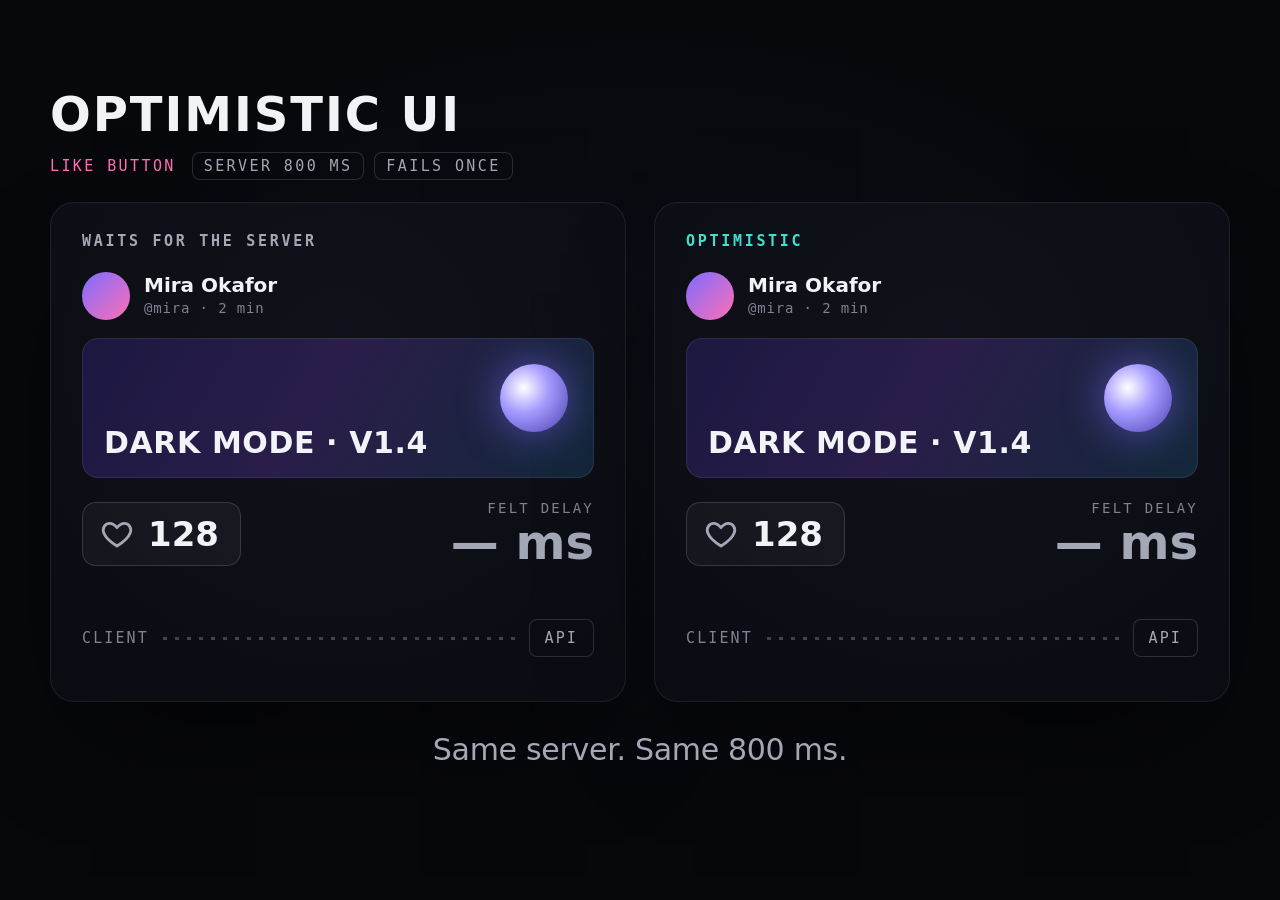
<file: index.html>
<!doctype html>
<html lang="en">
<head>
  <meta charset="utf-8">
  <meta name="viewport" content="width=device-width,initial-scale=1">
  <title>Optimistic Like — veraetogrex_portfolio</title>
  <link rel="stylesheet" href="style.css">
</head>
<body>
  <!-- Optimistic Like · zero dependencies · github.com/veraetogrex-portfolio -->
  <section class="op" id="likes" aria-label="Like button: wait for the server vs optimistic update">
    <header class="op-top">
      <h1 class="op-title">Optimistic UI</h1>
      <p class="op-rules"><span>Like button</span><b>Server 800 ms</b><b>Fails once</b></p>
    </header>

    <div class="op-cards">
      <article class="op-card is-wait">
        <p class="op-tag">Waits for the server</p>
        <div class="op-post"><span class="op-ava"></span><div class="op-who"><b>Mira Okafor</b><span>@mira · 2 min</span></div></div>
        <div class="op-shot"></div>
        <div class="op-act">
          <button class="op-like" aria-pressed="false" aria-label="Like"><span class="op-heart"><svg viewBox="0 0 24 24"><path d="M12 20.5s-7.5-4.6-9.3-9.2C1.4 8 3.4 4.5 6.9 4.5c2.1 0 3.6 1.2 5.1 3 1.5-1.8 3-3 5.1-3 3.5 0 5.5 3.5 4.2 6.8-1.8 4.6-9.3 9.2-9.3 9.2z" stroke-linejoin="round"/></svg><i class="op-spin"></i></span><span class="op-count">128</span></button>
          <div class="op-felt"><small>Felt delay</small><b>— ms</b></div>
        </div>
        <div class="op-net"><span>Client</span><div class="op-track"><i class="op-ball"></i><em class="op-code"></em></div><span class="op-api">API</span></div>
      </article>
      <article class="op-card is-opt">
        <p class="op-tag">Optimistic</p>
        <div class="op-post"><span class="op-ava"></span><div class="op-who"><b>Mira Okafor</b><span>@mira · 2 min</span></div></div>
        <div class="op-shot"></div>
        <div class="op-act">
          <button class="op-like" aria-pressed="false" aria-label="Like"><span class="op-heart"><svg viewBox="0 0 24 24"><path d="M12 20.5s-7.5-4.6-9.3-9.2C1.4 8 3.4 4.5 6.9 4.5c2.1 0 3.6 1.2 5.1 3 1.5-1.8 3-3 5.1-3 3.5 0 5.5 3.5 4.2 6.8-1.8 4.6-9.3 9.2-9.3 9.2z" stroke-linejoin="round"/></svg><i class="op-spin"></i></span><span class="op-count">128</span></button>
          <div class="op-felt"><small>Felt delay</small><b>— ms</b></div>
        </div>
        <div class="op-net"><span>Client</span><div class="op-track"><i class="op-ball"></i><em class="op-code"></em></div><span class="op-api">API</span></div>
      </article>
    </div>

    <div class="op-verdict" role="status">
      <p class="op-caption">Same server. Same 800 ms.</p>
      <p class="op-score">Felt <span class="r">800 ms</span><span class="a">→</span><span class="g">0 ms</span></p>
    </div>
  </section>

  <script src="script.js"></script>
</body>
</html>
</file>
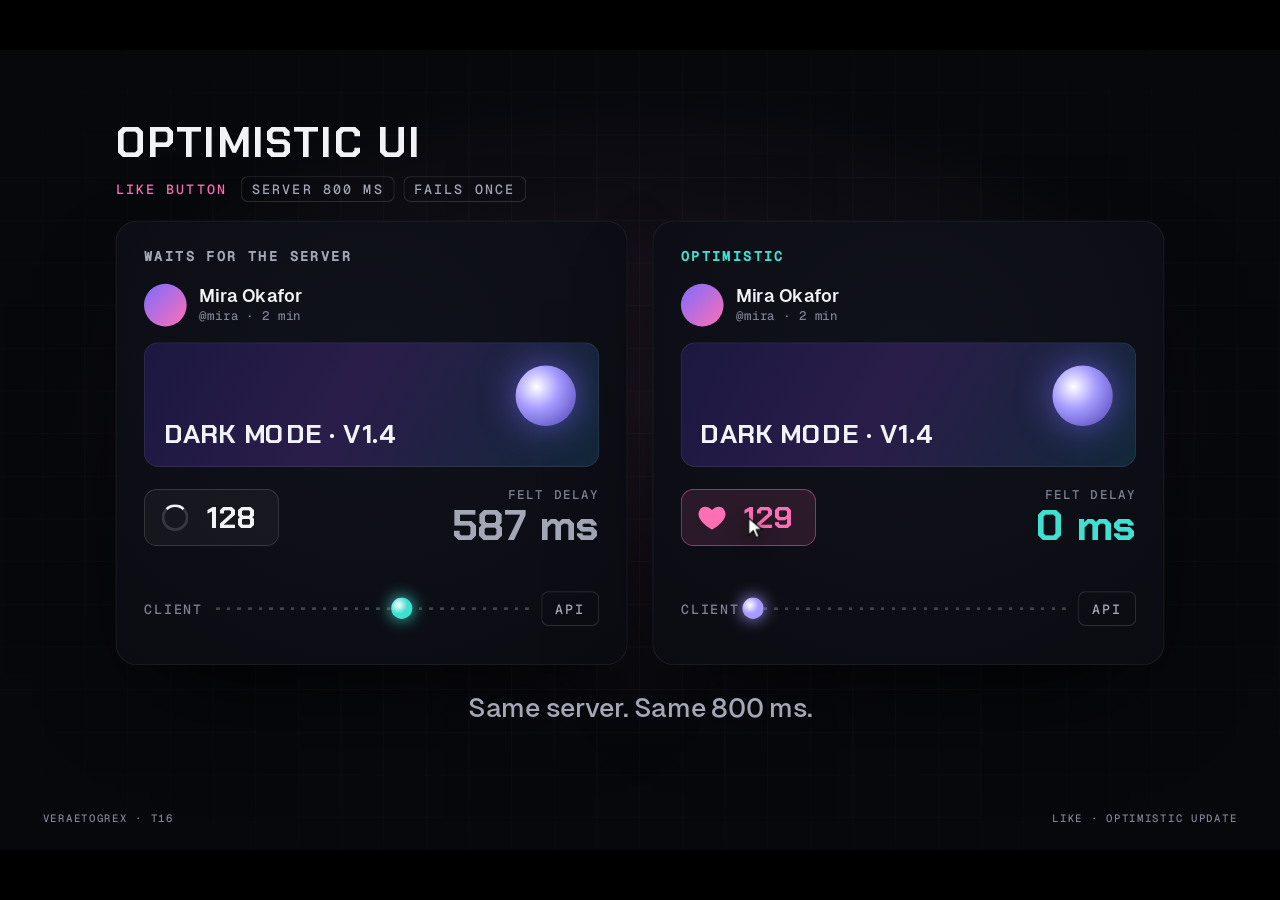
<file: mockup/optimistic-like.autoplay.html>
<!doctype html>
<html lang="en">
<head>
<meta charset="utf-8">
<meta name="viewport" content="width=device-width,initial-scale=1">
<title>T16 Optimistic Like — the same 800 ms, felt as zero</title>
<link rel="stylesheet" href="_shared/nocturne.css">
<link rel="stylesheet" href="../style.css">
<style>
  /* the component from source/, dressed in Nocturne type */
  #stage{background:radial-gradient(ellipse 65% 60% at 50% 45%,#0E1018 0%,var(--void) 72%);
    --font:var(--f-text);--mono:var(--f-mono);--display:var(--f-display)}
  #stage .op{position:absolute;left:130px;top:80px;zoom:1;z-index:1}
  .halo{position:absolute;left:50%;top:44%;width:1300px;height:700px;margin:-350px 0 0 -650px;border-radius:50%;pointer-events:none;z-index:0;
    background:radial-gradient(closest-side,rgba(255,111,181,.07),rgba(0,0,0,0))}

</style>
</head>
<body>
<div id="stage" class="grid" data-title="T16 Optimistic Like" data-url="veraetogrex-portfolio.github.io/optimistic-like">
  <div class="halo"></div>
  <section class="op" id="likes" aria-label="Like button: wait for the server vs optimistic update">
    <header class="op-top">
      <h1 class="op-title">Optimistic UI</h1>
      <p class="op-rules"><span>Like button</span><b>Server 800 ms</b><b>Fails once</b></p>
    </header>

    <div class="op-cards">
      <article class="op-card is-wait">
        <p class="op-tag">Waits for the server</p>
        <div class="op-post"><span class="op-ava"></span><div class="op-who"><b>Mira Okafor</b><span>@mira · 2 min</span></div></div>
        <div class="op-shot"></div>
        <div class="op-act">
          <button class="op-like" aria-pressed="false" aria-label="Like"><span class="op-heart"><svg viewBox="0 0 24 24"><path d="M12 20.5s-7.5-4.6-9.3-9.2C1.4 8 3.4 4.5 6.9 4.5c2.1 0 3.6 1.2 5.1 3 1.5-1.8 3-3 5.1-3 3.5 0 5.5 3.5 4.2 6.8-1.8 4.6-9.3 9.2-9.3 9.2z" stroke-linejoin="round"/></svg><i class="op-spin"></i></span><span class="op-count">128</span></button>
          <div class="op-felt"><small>Felt delay</small><b>— ms</b></div>
        </div>
        <div class="op-net"><span>Client</span><div class="op-track"><i class="op-ball"></i><em class="op-code"></em></div><span class="op-api">API</span></div>
      </article>
      <article class="op-card is-opt">
        <p class="op-tag">Optimistic</p>
        <div class="op-post"><span class="op-ava"></span><div class="op-who"><b>Mira Okafor</b><span>@mira · 2 min</span></div></div>
        <div class="op-shot"></div>
        <div class="op-act">
          <button class="op-like" aria-pressed="false" aria-label="Like"><span class="op-heart"><svg viewBox="0 0 24 24"><path d="M12 20.5s-7.5-4.6-9.3-9.2C1.4 8 3.4 4.5 6.9 4.5c2.1 0 3.6 1.2 5.1 3 1.5-1.8 3-3 5.1-3 3.5 0 5.5 3.5 4.2 6.8-1.8 4.6-9.3 9.2-9.3 9.2z" stroke-linejoin="round"/></svg><i class="op-spin"></i></span><span class="op-count">128</span></button>
          <div class="op-felt"><small>Felt delay</small><b>— ms</b></div>
        </div>
        <div class="op-net"><span>Client</span><div class="op-track"><i class="op-ball"></i><em class="op-code"></em></div><span class="op-api">API</span></div>
      </article>
    </div>

    <div class="op-verdict" role="status">
      <p class="op-caption">Same server. Same 800 ms.</p>
      <p class="op-score">Felt <span class="r">800 ms</span><span class="a">→</span><span class="g">0 ms</span></p>
    </div>
  </section>
  <div class="status-line"><span>Veraetogrex · T16</span><span>Like · optimistic update</span></div>
</div>
<script>window.AUTOPLAY = true;</script>
<script src="_shared/stage.js"></script>
<script src="../script.js"></script>
<script>
const op = document.querySelector('#likes').likes;
const [slow, fast] = op.buttons;
Stage.init({
  reset: () => op.reset(),
  cursorStart: [430, 640],                 // already next to the left like
  async demo(s) {
    const t0 = performance.now();
    await s.click(slow, { ms: 260 });      // spinner, 800 ms of nothing
    await s.click(fast, { ms: 480 });      // heart at once; the request fails, retries, saves
    await s.until(t0, 5000);
    op.clear();                            // both unliked = first frame
    await s.until(t0, 5700);
  },
});
</script>
</body>
</html>
</file>
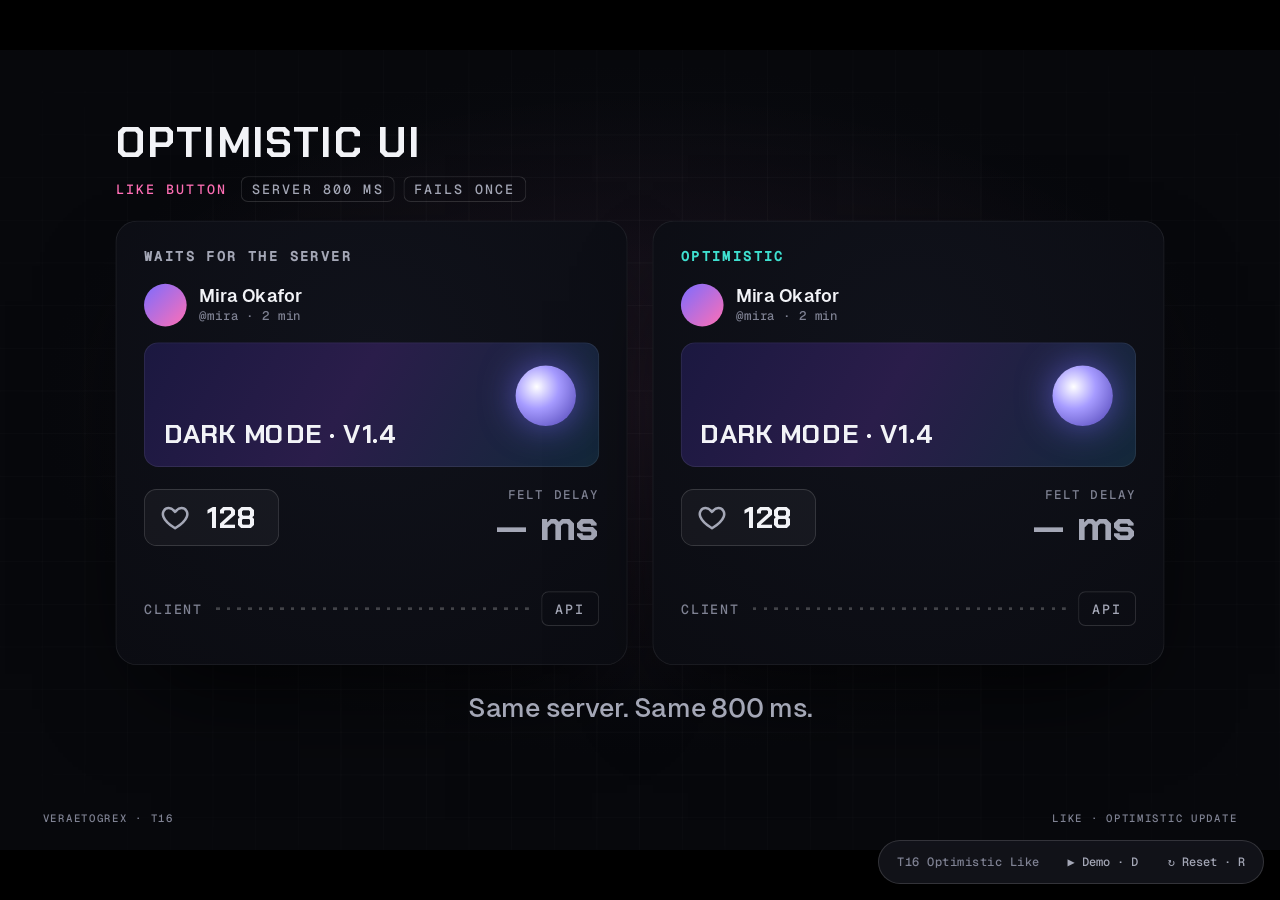
<file: mockup/optimistic-like.html>
<!doctype html>
<html lang="en">
<head>
<meta charset="utf-8">
<meta name="viewport" content="width=device-width,initial-scale=1">
<title>T16 Optimistic Like — the same 800 ms, felt as zero</title>
<link rel="stylesheet" href="_shared/nocturne.css">
<link rel="stylesheet" href="../style.css">
<style>
  /* the component from source/, dressed in Nocturne type */
  #stage{background:radial-gradient(ellipse 65% 60% at 50% 45%,#0E1018 0%,var(--void) 72%);
    --font:var(--f-text);--mono:var(--f-mono);--display:var(--f-display)}
  #stage .op{position:absolute;left:130px;top:80px;zoom:1;z-index:1}
  .halo{position:absolute;left:50%;top:44%;width:1300px;height:700px;margin:-350px 0 0 -650px;border-radius:50%;pointer-events:none;z-index:0;
    background:radial-gradient(closest-side,rgba(255,111,181,.07),rgba(0,0,0,0))}

</style>
</head>
<body>
<div id="stage" class="grid" data-title="T16 Optimistic Like" data-url="veraetogrex-portfolio.github.io/optimistic-like">
  <div class="halo"></div>
  <section class="op" id="likes" aria-label="Like button: wait for the server vs optimistic update">
    <header class="op-top">
      <h1 class="op-title">Optimistic UI</h1>
      <p class="op-rules"><span>Like button</span><b>Server 800 ms</b><b>Fails once</b></p>
    </header>

    <div class="op-cards">
      <article class="op-card is-wait">
        <p class="op-tag">Waits for the server</p>
        <div class="op-post"><span class="op-ava"></span><div class="op-who"><b>Mira Okafor</b><span>@mira · 2 min</span></div></div>
        <div class="op-shot"></div>
        <div class="op-act">
          <button class="op-like" aria-pressed="false" aria-label="Like"><span class="op-heart"><svg viewBox="0 0 24 24"><path d="M12 20.5s-7.5-4.6-9.3-9.2C1.4 8 3.4 4.5 6.9 4.5c2.1 0 3.6 1.2 5.1 3 1.5-1.8 3-3 5.1-3 3.5 0 5.5 3.5 4.2 6.8-1.8 4.6-9.3 9.2-9.3 9.2z" stroke-linejoin="round"/></svg><i class="op-spin"></i></span><span class="op-count">128</span></button>
          <div class="op-felt"><small>Felt delay</small><b>— ms</b></div>
        </div>
        <div class="op-net"><span>Client</span><div class="op-track"><i class="op-ball"></i><em class="op-code"></em></div><span class="op-api">API</span></div>
      </article>
      <article class="op-card is-opt">
        <p class="op-tag">Optimistic</p>
        <div class="op-post"><span class="op-ava"></span><div class="op-who"><b>Mira Okafor</b><span>@mira · 2 min</span></div></div>
        <div class="op-shot"></div>
        <div class="op-act">
          <button class="op-like" aria-pressed="false" aria-label="Like"><span class="op-heart"><svg viewBox="0 0 24 24"><path d="M12 20.5s-7.5-4.6-9.3-9.2C1.4 8 3.4 4.5 6.9 4.5c2.1 0 3.6 1.2 5.1 3 1.5-1.8 3-3 5.1-3 3.5 0 5.5 3.5 4.2 6.8-1.8 4.6-9.3 9.2-9.3 9.2z" stroke-linejoin="round"/></svg><i class="op-spin"></i></span><span class="op-count">128</span></button>
          <div class="op-felt"><small>Felt delay</small><b>— ms</b></div>
        </div>
        <div class="op-net"><span>Client</span><div class="op-track"><i class="op-ball"></i><em class="op-code"></em></div><span class="op-api">API</span></div>
      </article>
    </div>

    <div class="op-verdict" role="status">
      <p class="op-caption">Same server. Same 800 ms.</p>
      <p class="op-score">Felt <span class="r">800 ms</span><span class="a">→</span><span class="g">0 ms</span></p>
    </div>
  </section>
  <div class="status-line"><span>Veraetogrex · T16</span><span>Like · optimistic update</span></div>
</div>
<script src="_shared/stage.js"></script>
<script src="../script.js"></script>
<script>
const op = document.querySelector('#likes').likes;
const [slow, fast] = op.buttons;
Stage.init({
  reset: () => op.reset(),
  cursorStart: [430, 640],                 // already next to the left like
  async demo(s) {
    const t0 = performance.now();
    await s.click(slow, { ms: 260 });      // spinner, 800 ms of nothing
    await s.click(fast, { ms: 480 });      // heart at once; the request fails, retries, saves
    await s.until(t0, 5000);
    op.clear();                            // both unliked = first frame
    await s.until(t0, 5700);
  },
});
</script>
</body>
</html>
</file>
<file: style.css>
/* Optimistic Like — github.com/veraetogrex-portfolio · zero dependencies */
:root {
  --bg: #07080c;
  --panel: #0b0c12;
  --text: #f2f3f7;
  --text-2: #a4a7b6;
  --text-3: #7f8293;
  --line: rgba(255, 255, 255, .08);
  --line-2: rgba(255, 255, 255, .14);
  --pulse: #7c6cff;
  --pulse-soft: #a69bff;
  --pink: #ff6fb5;    /* the like */
  --ion: #3fe0d0;     /* 200 · felt instantly */
  --flare: #ff7a45;   /* 500 · felt the wait */
  --font: system-ui, -apple-system, "Segoe UI", sans-serif;
  --mono: ui-monospace, "SF Mono", Menlo, Consolas, monospace;
  --display: var(--font);
}

* { box-sizing: border-box; }
body {
  margin: 0; min-height: 100vh; display: grid; place-items: center; overflow: hidden;
  background: radial-gradient(65% 60% at 50% 45%, #0e1018, var(--bg) 72%);
  color: var(--text); font: 16px/1.4 var(--font);
}
h1, h2, p { margin: 0; }
button { font: inherit; color: inherit; background: none; border: 0; padding: 0; cursor: pointer; }

.op { position: relative; width: 1180px; height: 720px; }
@media (max-width: 1240px) { .op { zoom: .8; } }
@media (max-width: 960px)  { .op { zoom: .6; } }
@media (max-width: 720px)  { .op { zoom: .3; } }

/* ── header ─────────────────────────────────────────── */
.op-top { height: 96px; }
.op-title { font: 700 48px/1 var(--display); letter-spacing: .04em; text-transform: uppercase; }
.op-rules { margin-top: 14px; display: flex; align-items: center; gap: 10px; font: 500 15px var(--mono); letter-spacing: .16em; text-transform: uppercase; color: var(--text-3); }
.op-rules span { margin-right: 6px; color: var(--pink); }
.op-rules b { padding: 5px 12px; border-radius: 8px; font-weight: 500; color: var(--text-2); box-shadow: 0 0 0 1px var(--line-2) inset; }

/* ── two identical posts, two strategies ───────────── */
.op-cards { position: absolute; left: 0; top: 112px; width: 1180px; height: 500px; display: grid; grid-template-columns: 1fr 1fr; gap: 28px; }
.op-card {
  position: relative; border-radius: 24px; padding: 30px 32px; overflow: hidden;
  background: radial-gradient(80% 90% at 50% 30%, #10121b, var(--panel));
  box-shadow: 0 0 0 1px var(--line) inset, 0 50px 110px -40px rgba(0, 0, 0, .9);
}
.op-tag { font: 600 15px var(--mono); letter-spacing: .18em; text-transform: uppercase; color: var(--text-2); }
.op-card.is-opt .op-tag { color: var(--ion); }

.op-post { margin-top: 22px; display: flex; align-items: center; gap: 14px; }
.op-ava { width: 48px; height: 48px; border-radius: 50%; background: linear-gradient(135deg, #7c6cff, #ff6fb5); flex: none; }
.op-who b { display: block; font: 600 20px var(--font); }
.op-who span { font: 500 14px var(--mono); letter-spacing: .06em; color: var(--text-3); }
.op-shot { margin-top: 18px; height: 140px; border-radius: 16px; position: relative; overflow: hidden;
  background: linear-gradient(120deg, #1b1840 0%, #2a1d4a 45%, #13283a 100%); box-shadow: 0 0 0 1px var(--line) inset; }
.op-shot::before { content: "dark mode · v1.4"; position: absolute; left: 22px; bottom: 18px; font: 700 30px var(--display); letter-spacing: .02em; text-transform: uppercase; }
.op-shot::after { content: ""; position: absolute; right: 26px; top: 26px; width: 68px; height: 68px; border-radius: 50%; background: radial-gradient(circle at 35% 35%, #fff, #a69bff 40%, #4b3fb0); box-shadow: 0 0 40px rgba(124, 108, 255, .6); }

.op-act { margin-top: 22px; display: flex; align-items: center; justify-content: space-between; }
.op-like { position: relative; display: flex; align-items: center; gap: 14px; height: 64px; padding: 0 22px 0 18px; border-radius: 14px;
  background: rgba(255, 255, 255, .04); box-shadow: 0 0 0 1px var(--line-2) inset; transition: background .2s, box-shadow .2s; }
.op-like:hover { background: rgba(255, 255, 255, .08); }
.op-like.is-on { background: rgba(255, 111, 181, .12); box-shadow: 0 0 0 1px rgba(255, 111, 181, .45) inset; }
.op-heart { width: 34px; height: 34px; position: relative; }
.op-heart svg { width: 34px; height: 34px; display: block; fill: none; stroke: var(--text-2); stroke-width: 2; transition: fill .15s, stroke .15s; }
.op-like.is-on .op-heart svg { fill: var(--pink); stroke: var(--pink); }
.op-like.is-pop .op-heart svg { animation: op-pop .42s cubic-bezier(.34, 1.56, .64, 1); }
@keyframes op-pop { 0% { transform: scale(.6); } 60% { transform: scale(1.3); } 100% { transform: scale(1); } }
.op-spin { position: absolute; inset: 2px; border-radius: 50%; border: 3px solid rgba(255, 255, 255, .15); border-top-color: var(--text); animation: op-spin .7s linear infinite; display: none; }
.op-like.is-wait .op-spin { display: block; }
.op-like.is-wait .op-heart svg { opacity: 0; }
@keyframes op-spin { to { transform: rotate(360deg); } }
.op-count { font: 700 34px/1 var(--display); font-variant-numeric: tabular-nums; min-width: 64px; }
.op-like.is-on .op-count { color: var(--pink); }

.op-felt { text-align: right; }
.op-felt small { display: block; font: 500 14px var(--mono); letter-spacing: .16em; text-transform: uppercase; color: var(--text-3); }
.op-felt b { font: 700 48px/1.1 var(--display); font-variant-numeric: tabular-nums; color: var(--text-2); }
.op-felt b.is-slow { color: var(--flare); }
.op-felt b.is-fast { color: var(--ion); }

/* network strip: the request travels to the API and back */
.op-net { position: absolute; left: 32px; right: 32px; bottom: 34px; height: 60px; display: flex; align-items: center; gap: 14px; }
.op-net > span { font: 500 15px var(--mono); letter-spacing: .14em; text-transform: uppercase; color: var(--text-3); }
.op-track { position: relative; flex: 1; height: 3px; background: repeating-linear-gradient(90deg, rgba(255, 255, 255, .22) 0 4px, transparent 4px 12px); }
.op-ball { position: absolute; top: -11px; left: -12px; width: 24px; height: 24px; border-radius: 50%; opacity: 0;
  background: radial-gradient(circle at 35% 35%, #fff, var(--c, var(--pulse-soft)) 45%); box-shadow: 0 0 18px var(--c, var(--pulse-soft)); }
.op-api { padding: 10px 16px; border-radius: 8px; box-shadow: 0 0 0 1px var(--line-2) inset; color: var(--text-2) !important; }
.op-code { position: absolute; right: 0; top: -40px; font: 700 26px var(--display); letter-spacing: .04em; opacity: 0; transition: opacity .2s; }
.op-code.is-ok { color: var(--ion); opacity: 1; }
.op-code.is-bad { color: var(--flare); opacity: 1; }

/* hearts flying out of the optimistic like */
.op-burst { position: absolute; left: 35px; top: 32px; width: 10px; height: 10px; border-radius: 50%; background: var(--pink); pointer-events: none;
  animation: op-burst .62s cubic-bezier(.2, .8, .2, 1) forwards; }
@keyframes op-burst { from { transform: translate(0, 0) scale(1); opacity: 1; } to { transform: translate(var(--dx), var(--dy)) scale(.2); opacity: 0; } }

/* ── verdict ────────────────────────────────────────── */
.op-verdict { position: absolute; left: 0; right: 0; top: 632px; height: 70px; text-align: center; }
.op-verdict > * { position: absolute; left: 0; right: 0; top: 0; transition: opacity .35s, transform .45s cubic-bezier(.34, 1.56, .64, 1); }
.op-caption { font: 500 30px var(--font); letter-spacing: -.01em; color: var(--text-2); line-height: 56px; }
.op-score { font: 700 54px/56px var(--display); letter-spacing: .02em; text-transform: uppercase; opacity: 0; transform: translateY(18px) scale(.94); }
.op-score .r { color: var(--flare); } .op-score .g { color: var(--ion); } .op-score .a { color: var(--text-3); margin: 0 14px; }
.op.is-done .op-caption { opacity: 0; transform: translateY(-14px); }
.op.is-done .op-score { opacity: 1; transform: none; }
</file>
<file: mockup/_shared/nocturne.css>
/* Nocturne — shared base styles for the mockups */
@font-face{font-family:"Chakra Petch";font-weight:500;font-display:swap;src:url(fonts/chakra-petch-latin-500-normal.woff2) format("woff2")}
@font-face{font-family:"Chakra Petch";font-weight:600;font-display:swap;src:url(fonts/chakra-petch-latin-600-normal.woff2) format("woff2")}
@font-face{font-family:"Chakra Petch";font-weight:700;font-display:swap;src:url(fonts/chakra-petch-latin-700-normal.woff2) format("woff2")}
@font-face{font-family:"Geist";font-weight:400;font-display:swap;src:url(fonts/geist-sans-latin-400-normal.woff2) format("woff2")}
@font-face{font-family:"Geist";font-weight:500;font-display:swap;src:url(fonts/geist-sans-latin-500-normal.woff2) format("woff2")}
@font-face{font-family:"Geist";font-weight:600;font-display:swap;src:url(fonts/geist-sans-latin-600-normal.woff2) format("woff2")}
@font-face{font-family:"Geist";font-weight:700;font-display:swap;src:url(fonts/geist-sans-latin-700-normal.woff2) format("woff2")}
@font-face{font-family:"Geist Mono";font-weight:400;font-display:swap;src:url(fonts/geist-mono-latin-400-normal.woff2) format("woff2")}
@font-face{font-family:"Geist Mono";font-weight:500;font-display:swap;src:url(fonts/geist-mono-latin-500-normal.woff2) format("woff2")}

:root{
  --void:#07080C; --panel:#0E1016; --panel-2:#111218; --raise:#1A1B24; --raise-2:#22252F;
  --glass:rgba(255,255,255,.05); --glass-strong:rgba(255,255,255,.12);
  --line:rgba(255,255,255,.08); --line-2:rgba(255,255,255,.14);
  --text:#F2F3F7; --text-2:#A4A7B6; --text-3:#7F8293;
  --pulse:#7C6CFF; --pulse-btn:#6A5AF9; --pulse-soft:#A69BFF; --pulse-pale:#C9C2FF;
  --ion:#3FE0D0; --flare:#FF7A45; --pink:#FF6FB5; --amber:#FFB547;
  --daylight:#F4F5F8;
  --r-field:10px; --r-card:14px; --r-panel:20px;
  --f-display:"Chakra Petch","Geist",system-ui,sans-serif;
  --f-text:"Geist","Inter",system-ui,-apple-system,sans-serif;
  --f-mono:"Geist Mono",ui-monospace,"SF Mono",Menlo,monospace;
  --ease-out:cubic-bezier(.2,.8,.2,1);
  --ease-io:cubic-bezier(.65,0,.35,1);
  --ease-back:cubic-bezier(.34,1.56,.64,1);
}
*,*::before,*::after{box-sizing:border-box}
html,body{margin:0;height:100%;background:#000;color:var(--text);font-family:var(--f-text);-webkit-font-smoothing:antialiased;overflow:hidden}
button,input,textarea{font:inherit;color:inherit}
button{cursor:pointer;background:none;border:0;padding:0}

/* viewport and scaling */
.li-viewport{position:fixed;inset:0;overflow:hidden;background:#000}
.li-shell{position:absolute;left:50%;top:50%;transform-origin:50% 50%}
#stage{position:relative;width:1440px;height:900px;overflow:hidden;background:var(--void);isolation:isolate}
#stage.grid::before{content:"";position:absolute;inset:0;pointer-events:none;z-index:0;
  background-image:linear-gradient(var(--line) 1px,transparent 1px),linear-gradient(90deg,var(--line) 1px,transparent 1px);
  background-size:48px 48px;background-position:-1px -1px;opacity:.45;
  -webkit-mask-image:radial-gradient(ellipse 75% 70% at 50% 50%,#000 30%,transparent 100%);
          mask-image:radial-gradient(ellipse 75% 70% at 50% 50%,#000 30%,transparent 100%)}

/* browser frame (?frame) */
.li-browser{width:1440px;border-radius:18px;overflow:hidden;background:#15161D;box-shadow:0 0 0 1px rgba(255,255,255,.08),0 40px 120px rgba(0,0,0,.6)}
.li-browser-bar{height:46px;display:flex;align-items:center;gap:16px;padding:0 18px;background:#121319;border-bottom:1px solid var(--line)}
.li-dots{display:flex;gap:8px}.li-dots i{width:12px;height:12px;border-radius:50%;background:#2A2C36;display:block}
.li-dots i:nth-child(1){background:#FF5F57}.li-dots i:nth-child(2){background:#FEBC2E}.li-dots i:nth-child(3){background:#28C840}
.li-url{flex:0 1 520px;margin:0 auto;height:28px;border-radius:8px;background:#1C1D25;display:flex;align-items:center;justify-content:center;gap:8px;font:500 13px var(--f-mono);color:var(--text-2);letter-spacing:.02em}
.li-url::before{content:"";width:9px;height:11px;border:1.5px solid var(--text-3);border-radius:2px 2px 3px 3px;border-top-width:4px;opacity:.7}

/* demo cursor */
#li-cursor{position:absolute;left:0;top:0;width:28px;height:28px;z-index:9999;pointer-events:none;opacity:0;transition:opacity .2s;will-change:transform;filter:drop-shadow(0 4px 10px rgba(0,0,0,.55))}
#li-cursor.on{opacity:1}
#li-cursor svg{display:block;transform-origin:4px 3px;transition:transform .12s var(--ease-out)}
#li-cursor.down svg{transform:scale(.82)}
#li-cursor.grab .arrow{display:none}#li-cursor:not(.grab) .hand{display:none}
.li-ripple{position:absolute;width:44px;height:44px;margin:-22px 0 0 -22px;border-radius:50%;border:2px solid rgba(255,255,255,.85);pointer-events:none;z-index:9998;animation:li-ripple .5s var(--ease-out) forwards}
@keyframes li-ripple{from{transform:scale(.3);opacity:.9}to{transform:scale(1.35);opacity:0}}
#stage.demo-running, #stage.demo-running *{cursor:none!important}

/* control pill outside the stage (interactive mode only) */
.li-controls{position:fixed;right:16px;bottom:16px;z-index:10;display:flex;gap:6px;padding:6px;border-radius:999px;background:rgba(20,21,28,.86);border:1px solid var(--line-2);backdrop-filter:blur(10px);font:500 12px var(--f-mono);letter-spacing:.04em}
.li-controls button{padding:7px 12px;border-radius:999px;color:var(--text-2)}
.li-controls button:hover{background:var(--raise-2);color:var(--text)}
.li-controls .li-title{padding:7px 10px 7px 12px;color:var(--text-3)}
body.autoplay .li-controls,body.clean .li-controls{display:none}

/* shared primitives */
.mono{font-family:var(--f-mono);letter-spacing:.08em;text-transform:uppercase}
.display{font-family:var(--f-display);text-transform:uppercase;letter-spacing:.02em}
.btn{display:inline-flex;align-items:center;justify-content:center;gap:10px;height:52px;padding:0 26px;border-radius:var(--r-field);background:var(--pulse-btn);color:#fff;font:600 17px var(--f-text);box-shadow:0 0 0 1px rgba(255,255,255,.1) inset,0 10px 30px -10px rgba(124,108,255,.8)}
.btn.ghost{background:var(--glass);box-shadow:0 0 0 1px var(--line-2) inset;color:var(--text)}
.field{height:56px;border-radius:var(--r-field);background:rgba(255,255,255,.035);border:1px solid var(--line-2);padding:0 18px;display:flex;align-items:center;font-size:18px;color:var(--text);outline:none;transition:border-color .2s,box-shadow .2s}
.field:focus,.field.focus{border-color:var(--pulse);box-shadow:0 0 0 4px rgba(124,108,255,.18)}
.card{background:var(--panel);border:1px solid var(--line);border-radius:var(--r-panel)}
.hud-corners{position:absolute;inset:-10px;pointer-events:none;
  background:
   linear-gradient(var(--c,var(--line-2)) 0 0) left top/18px 1px no-repeat,linear-gradient(var(--c,var(--line-2)) 0 0) left top/1px 18px no-repeat,
   linear-gradient(var(--c,var(--line-2)) 0 0) right top/18px 1px no-repeat,linear-gradient(var(--c,var(--line-2)) 0 0) right top/1px 18px no-repeat,
   linear-gradient(var(--c,var(--line-2)) 0 0) left bottom/18px 1px no-repeat,linear-gradient(var(--c,var(--line-2)) 0 0) left bottom/1px 18px no-repeat,
   linear-gradient(var(--c,var(--line-2)) 0 0) right bottom/18px 1px no-repeat,linear-gradient(var(--c,var(--line-2)) 0 0) right bottom/1px 18px no-repeat}
.status-line{position:absolute;left:48px;right:48px;bottom:28px;display:flex;justify-content:space-between;font:500 12px var(--f-mono);letter-spacing:.14em;text-transform:uppercase;color:var(--text-3);z-index:2}

@media (prefers-reduced-motion: reduce){
  *,*::before,*::after{animation-duration:150ms!important;transition-duration:150ms!important}
}
</file>
